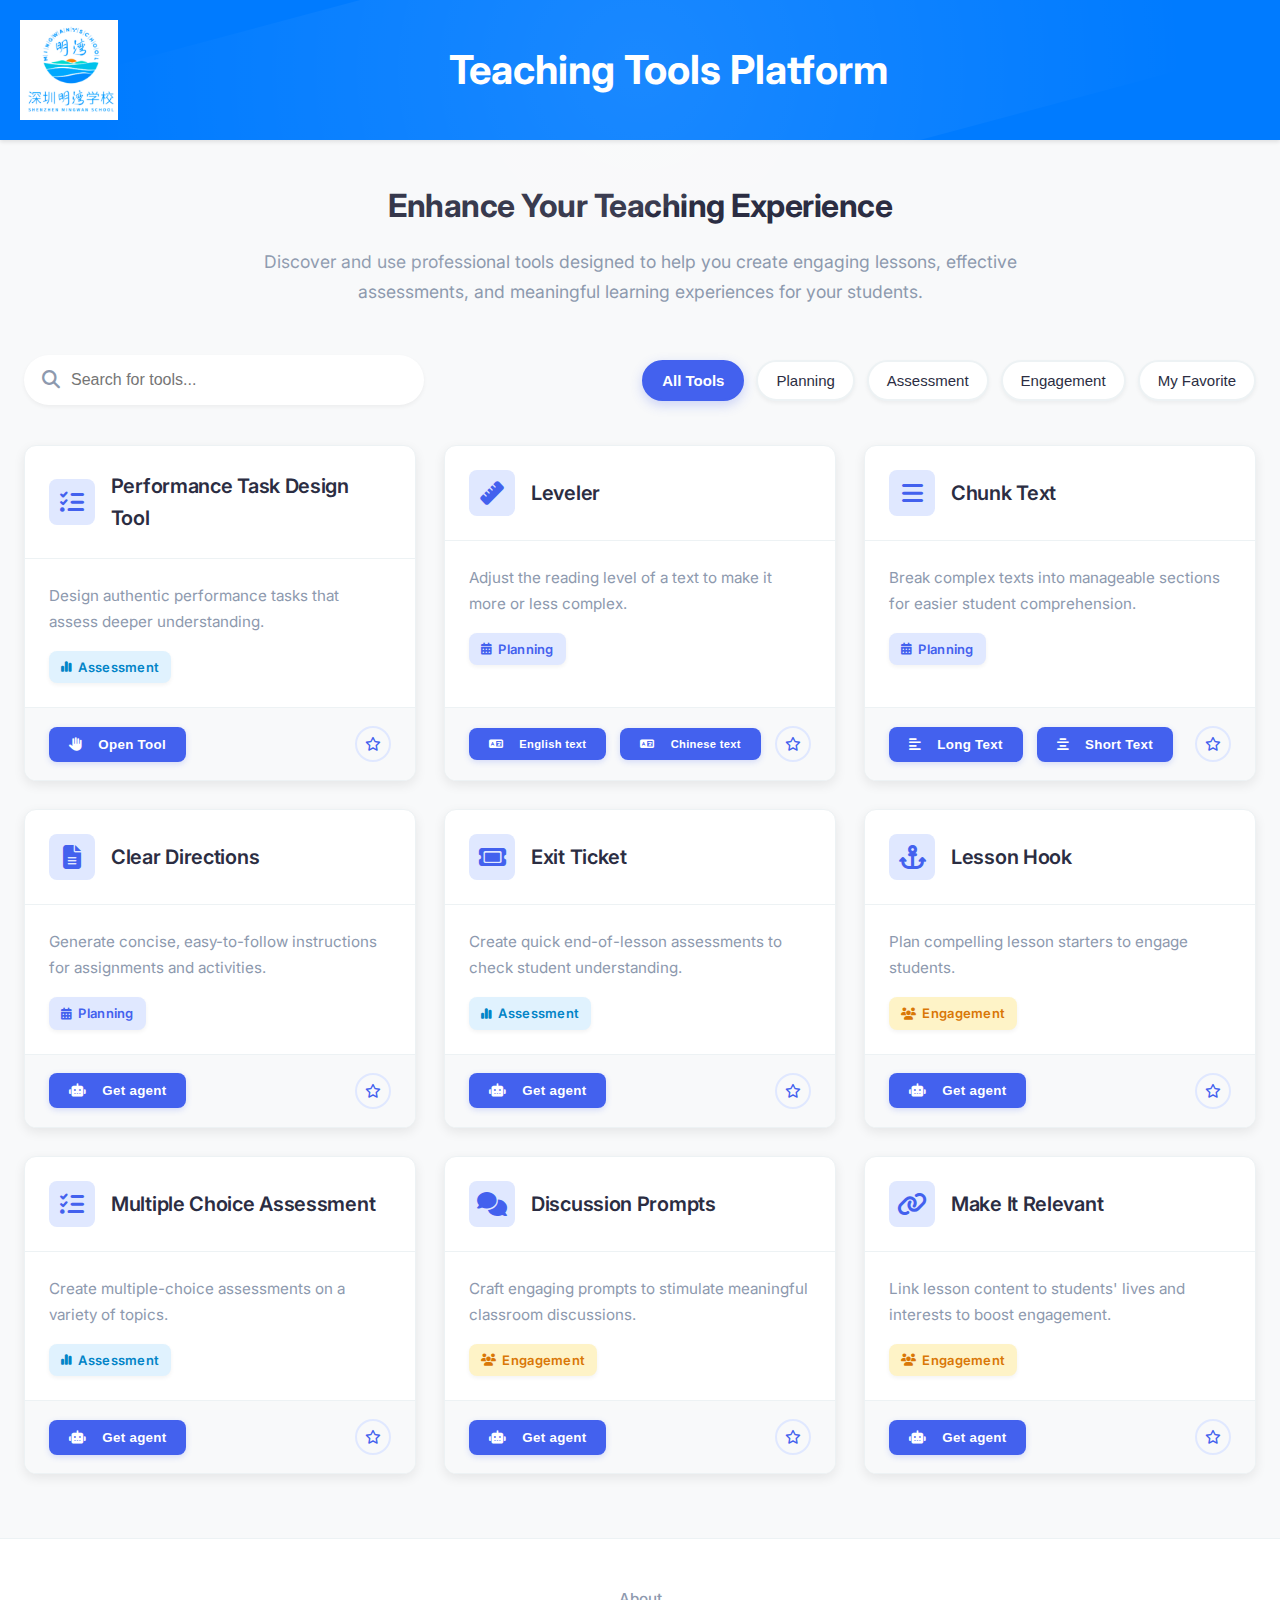
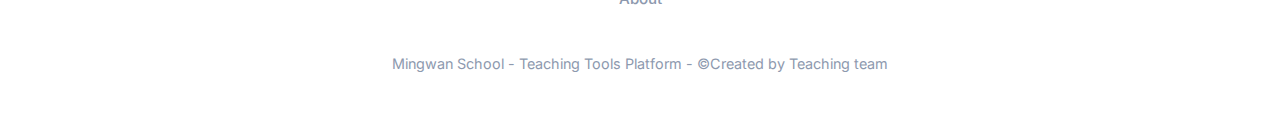
<file: index.html>
<!DOCTYPE html>
<html lang="en">
<head>
    <meta charset="UTF-8">
    <meta name="viewport" content="width=device-width, initial-scale=1.0">
    <title>Teaching Tools Platform</title>
    <link rel="stylesheet" href="https://cdnjs.cloudflare.com/ajax/libs/font-awesome/6.4.0/css/all.min.css">
    <link rel="preconnect" href="https://fonts.googleapis.com">
    <link rel="preconnect" href="https://fonts.gstatic.com" crossorigin>
    <link href="https://fonts.googleapis.com/css2?family=Inter:wght@300;400;500;600;700&display=swap" rel="stylesheet">
    <link rel="stylesheet" href="style.css">
<script src="https://lib.youware.com/youware-lib.1747145198.js" id="yourware-lib"></script></head>
<body>
        <header>
            <img src="logo.png" alt="School Logo" id="logo">
            <h1>Teaching Tools Platform</h1>
        </header>

    <main class="container">
        <section class="intro animate-fade-in">
            <h2>Enhance Your Teaching Experience</h2>
            <p>Discover and use professional tools designed to help you create engaging lessons, 
               effective assessments, and meaningful learning experiences for your students.</p>
        </section>

        <section class="search-filter animate-fade-in">
            <div class="search-box">
                <input type="text" id="searchInput" placeholder="Search for tools...">
                <i class="fa-solid fa-search"></i>
            </div>
            <div class="categories">
                <button class="category-btn active" data-category="all">All Tools</button>
                <button class="category-btn" data-category="planning">Planning</button>
                <button class="category-btn" data-category="assessment">Assessment</button>
                <button class="category-btn" data-category="engagement">Engagement</button>
                <button class="category-btn" data-category="my-list">My Favorite</button>
            </div>
        </section>

        <section class="tools-grid" id="toolsGrid">
            <!-- Tool cards will be dynamically inserted here -->
        </section>

        <!-- Empty state for no results -->
        <div class="empty-state" id="emptyState">
            <i class="fa-solid fa-search"></i>
            <h3>No tools found</h3>
            <p>We couldn't find any tools matching your search criteria.</p>
            <button class="btn-reset-search" id="btnResetSearch">Clear search</button>
        </div>
    </main>

    <footer>
        <div class="container">
            <div class="footer-content">
                <div class="footer-links">
                    <a href="#">About</a>
                </div>
                <p class="copyright">Mingwan School - Teaching Tools Platform - &copy;Created by Teaching team</p>
            </div>
        </div>
    </footer>

    <script>
        // Disable F12 key
        document.addEventListener('keydown', function (e) {
            if (e.key === 'F12' || (e.ctrlKey && e.shiftKey && e.key === 'I') || (e.ctrlKey && e.shiftKey && e.key === 'J') || (e.ctrlKey && e.key === 'U')) {
                e.preventDefault();
            }
        });

        // Disable right-click context menu
        document.addEventListener('contextmenu', function (e) {
            e.preventDefault();
        });
    </script>
    <script src="script.js"></script>
</body>
</html>
</file>
<file: style.css>
:root {
            --primary: #4361ee;
            --primary-dark: #3651d1;
            --primary-light: #e0e8ff;
            --secondary: #3a86ff;
            --accent: #ffbe0b;
            --danger: #ef233c;
            --dark: #2b2d42;
            --gray: #8d99ae;
            --light-gray: #edf2f4;
            --bg-light: #f8f9fa;
            --white: #ffffff;
            --shadow-sm: 0 2px 4px rgba(0,0,0,0.05);
            --shadow: 0 4px 12px rgba(0,0,0,0.08);
            --shadow-lg: 0 8px 24px rgba(0,0,0,0.12);
            --radius-sm: 8px;
            --radius: 12px;
            --radius-lg: 16px;
            --transition: all 0.3s cubic-bezier(0.25, 0.8, 0.25, 1);
        }

        * {
            margin: 0;
            padding: 0;
            box-sizing: border-box;
        }

        body {
            font-family: 'Inter', -apple-system, BlinkMacSystemFont, 'Segoe UI', Roboto, Arial, sans-serif;
            background-color: var(--bg-light);
            color: var(--dark);
            line-height: 1.6;
            overflow-x: hidden;
        }

header {
    background-color: #007bff;
    color: white;
    padding: 20px 0;
    /* text-align: center; Remove this to allow flexbox to control alignment */
    margin-bottom: 30px;
    box-shadow: 0 2px 4px rgba(0,0,0,0.1);
    display: flex; /* Use flexbox for layout */
    align-items: center; /* Vertically align items in the center */
    position: relative; /* For absolute positioning of the title if needed, or to ensure padding works as expected with flex */
}

        header::before {
            content: '';
            position: absolute;
            top: -50%;
            left: -10%;
            width: 120%;
            height: 200%;
            background: radial-gradient(circle, rgba(255,255,255,0.1) 0%, rgba(255,255,255,0) 70%);
            transform: rotate(-15deg);
        }

header h1 {
    margin: 0 auto; /* Auto margins will center the h1 within the flex container */
    font-size: 2.5em; /* Slightly larger title */
    /* display: inline-block; No longer needed with flex */
    /* vertical-align: middle; No longer needed with flex align-items */
    /* margin-left: 15px; No longer needed as h1 is centered independently */
    text-align: center; /* Ensure text itself is centered if h1 has width */
    position: relative; /* Allow fine-tuning of position */
    left: -30px; /* Move slightly to the left; adjust value as needed */
}

#logo {
    height: 100px; /* Make logo larger */
    /* vertical-align: middle; No longer needed with flex align-items */
    margin-left: 20px; /* Add some padding from the left edge */
}

        .container {
            width: 100%;
            max-width: 1280px;
            margin: 0 auto;
            padding: 0 24px;
        }

        .intro {
            max-width: 800px;
            margin: 2.5rem auto 3rem;
            text-align: center;
            padding: 0 20px;
        }

        .intro h2 {
            color: var(--dark);
            margin-bottom: 1rem;
            font-size: 2rem;
            font-weight: 700;
            letter-spacing: -0.5px;
        }

        .intro p {
            color: var(--gray);
            font-size: 1.1rem;
            line-height: 1.7;
        }

        .search-filter {
            display: flex;
            justify-content: space-between;
            align-items: center;
            margin: 2.5rem auto;
            flex-wrap: wrap;
            gap: 1.25rem;
        }

        .search-box {
            position: relative;
            flex: 1;
            min-width: 200px;
            max-width: 400px;
            transition: var(--transition);
        }

        .search-box input {
            width: 100%;
            padding: 14px 20px 14px 45px;
            border: 2px solid transparent;
            background-color: var(--white);
            border-radius: 50px;
            font-size: 16px;
            outline: none;
            transition: var(--transition);
            box-shadow: var(--shadow-sm);
        }

        .search-box input:hover {
            box-shadow: var(--shadow);
        }

        .search-box input:focus {
            border-color: var(--primary);
            box-shadow: 0 0 0 4px rgba(67, 97, 238, 0.15);
        }

        .search-box i {
            position: absolute;
            left: 18px;
            top: 50%;
            transform: translateY(-50%);
            color: var(--gray);
            font-size: 18px;
            transition: var(--transition);
        }

        .search-box input:focus + i {
            color: var(--primary);
        }

        .categories {
            display: flex;
            gap: 12px;
            flex-wrap: wrap;
        }

        .category-btn {
            background-color: var(--white);
            border: 2px solid var(--light-gray);
            color: var(--dark);
            padding: 10px 18px;
            border-radius: 50px;
            cursor: pointer;
            font-size: 15px;
            font-weight: 500;
            transition: var(--transition);
            box-shadow: var(--shadow-sm);
            overflow: hidden;
            position: relative;
        }

        .category-btn::after {
            content: '';
            position: absolute;
            width: 100%;
            height: 100%;
            top: 0;
            left: 0;
            background-color: var(--primary);
            opacity: 0;
            transition: var(--transition);
            z-index: -1;
            transform: scale(0.8);
            border-radius: inherit;
        }

        .category-btn:hover {
            transform: translateY(-2px);
            border-color: var(--primary-light);
            box-shadow: var(--shadow);
        }

        .category-btn.active {
            background-color: var(--primary);
            color: var(--white);
            border-color: var(--primary);
            box-shadow: 0 4px 12px rgba(67, 97, 238, 0.25);
            font-weight: 600;
        }

        .tools-grid {
            display: grid;
            grid-template-columns: repeat(auto-fill, minmax(300px, 1fr));
            gap: 28px;
            margin-bottom: 3.5rem;
            opacity: 1; /* Ensure grid is visible immediately */
        }

        .tool-card {
            background-color: var(--white);
            border-radius: var(--radius);
            overflow: hidden;
            box-shadow: var(--shadow);
            transition: var(--transition);
            display: flex;
            flex-direction: column;
            height: 100%;
            position: relative;
            border: 1px solid var(--light-gray);
            transform: translateY(0);
        }

        .tool-card:hover {
            transform: translateY(-5px);
            box-shadow: var(--shadow-lg);
            border-color: var(--primary-light);
        }

        .tool-card:before {
            content: '';
            position: absolute;
            top: 0;
            left: 0;
            width: 100%;
            height: 4px;
            background-color: var(--primary);
            opacity: 0;
            transition: opacity 0.3s ease;
        }

        .tool-card:hover:before {
            opacity: 1;
        }

        .tool-header {
            padding: 24px;
            display: flex;
            align-items: center;
            border-bottom: 1px solid var(--light-gray);
        }

        .tool-icon {
            width: 46px;
            height: 46px;
            display: flex;
            align-items: center;
            justify-content: center;
            background-color: var(--primary-light);
            color: var(--primary);
            border-radius: var(--radius-sm);
            margin-right: 16px;
            font-size: 1.5rem;
            transition: var(--transition);
        }

        .tool-card:hover .tool-icon {
            background-color: var(--primary);
            color: var(--white);
            transform: scale(1.05);
        }

        .tool-title {
            font-size: 1.25rem;
            font-weight: 600;
            color: var(--dark);
            letter-spacing: -0.3px;
        }

        .tool-content {
            padding: 24px;
            flex-grow: 1;
            display: flex;
            flex-direction: column;
            gap: 16px;
        }

        .tool-description {
            color: var(--gray);
            font-size: 0.95rem;
            line-height: 1.7;
        }

        .tool-footer {
            padding: 18px 24px;
            border-top: 1px solid var(--light-gray);
            display: flex;
            justify-content: flex-start;
            align-items: center;
            gap: 14px;
            font-size: 14px;
            transition: var(--transition);
            background-color: var(--bg-light);
        }

        .tool-btn {
            background-color: var(--primary);
            color: white;
            border: none;
            padding: 10px 20px;
            border-radius: var(--radius-sm);
            cursor: pointer;
            font-weight: 600;
            letter-spacing: 0.3px;
            transition: var(--transition);
            box-shadow: 0 2px 6px rgba(67, 97, 238, 0.2);
            display: flex;
            align-items: center;
            gap: 8px;
        }

        .tool-btn:hover {
            background-color: var(--primary-dark);
            transform: translateY(-2px);
            box-shadow: 0 4px 10px rgba(67, 97, 238, 0.3);
        }

        .tool-btn.secondary {
            background-color: #6c757d;
            color: white;
        }

        .tool-btn.secondary.english-text-btn,
        .tool-btn.secondary.chinese-text-btn {
            font-size: 0.8em; /* Adjust as needed */
        }

        .tool-btn.secondary:hover {
            background-color: #2d76e0;
        }

        .tool-btn i {
            margin-right: 8px;
        }

        .tool-btn.english-text-btn,
        .tool-btn.chinese-text-btn {
            font-size: 0.8em; /* Adjust as needed */
        }

        .add-to-list-btn {
            background: none;
            border: 2px solid var(--primary-light);
            color: var(--primary);
            font-size: 14px;
            width: 36px;
            height: 36px;
            border-radius: 50%;
            cursor: pointer;
            transition: var(--transition);
            display: flex;
            align-items: center;
            justify-content: center;
            margin-left: auto;
        }

        .add-to-list-btn:hover {
            background-color: var(--primary-light);
            transform: scale(1.1);
        }

        .add-to-list-btn.added {
            background-color: var(--primary);
            color: var(--white);
            border-color: var(--primary);
        }

        .badge {
            display: inline-flex;
            padding: 6px 12px;
            border-radius: var(--radius-sm);
            font-size: 13px;
            font-weight: 600;
            text-transform: capitalize;
            align-items: center;
            gap: 6px;
            letter-spacing: 0.3px;
            box-shadow: var(--shadow-sm);
            align-self: flex-start;
        }

        .badge i {
            font-size: 12px;
        }

        .badge-planning {
            background-color: var(--primary-light);
            color: var(--primary);
        }

        .badge-assessment {
            background-color: #e0f2fe;
            color: #0284c7;
        }

        .badge-engagement {
            background-color: #fef3c7;
            color: #d97706;
        }

        footer {
            background-color: var(--white);
            padding: 3rem 0;
            margin-top: 4rem;
            border-top: 1px solid var(--light-gray);
        }

        .footer-content {
            display: flex;
            flex-direction: column;
            align-items: center;
            gap: 1.5rem;
        }

        .footer-links {
            display: flex;
            gap: 2.5rem;
            margin-bottom: 1rem;
        }

        .footer-links a {
            color: var(--gray);
            text-decoration: none;
            transition: var(--transition);
            font-weight: 500;
            font-size: 0.95rem;
            position: relative;
        }

        .footer-links a::after {
            content: '';
            position: absolute;
            bottom: -4px;
            left: 0;
            width: 100%;
            height: 2px;
            background-color: var(--primary);
            transform: scaleX(0);
            transition: var(--transition);
            transform-origin: left;
        }

        .footer-links a:hover {
            color: var(--primary);
        }

        .footer-links a:hover::after {
            transform: scaleX(1);
        }

        .copyright {
            color: var(--gray);
            font-size: 0.9rem;
        }

        @media (max-width: 768px) {
            .search-filter {
                flex-direction: column;
                align-items: stretch;
            }

            .search-box {
                max-width: 100%;
            }

            .tools-grid {
                grid-template-columns: repeat(auto-fill, minmax(280px, 1fr));
                gap: 20px;
            }

            .intro h2 {
                font-size: 1.75rem;
            }

            .intro p {
                font-size: 1rem;
            }

            header {
                padding: 2.5rem 0;
            }

            header h1 {
                font-size: 2rem;
            }
        }

        @media (max-width: 480px) {
            .tools-grid {
                grid-template-columns: 1fr;
            }

            .tool-header {
                padding: 18px;
            }

            .tool-content {
                padding: 18px;
            }

            .tool-icon {
                width: 40px;
                height: 40px;
                font-size: 1.3rem;
            }

            .category-btn {
                padding: 8px 14px;
                font-size: 13px;
            }

            .footer-links {
                gap: 1.5rem;
                flex-wrap: wrap;
                justify-content: center;
            }
        }

        /* Accessibility improvements */
        .visually-hidden {
            position: absolute;
            width: 1px;
            height: 1px;
            margin: -1px;
            padding: 0;
            overflow: hidden;
            clip: rect(0, 0, 0, 0);
            border: 0;
        }

        /* Animation classes */
        @keyframes fadeIn {
            from { opacity: 0; transform: translateY(20px); }
            to { opacity: 1; transform: translateY(0); }
        }

        .animate-fade-in {
            animation: fadeIn 0.3s ease-out forwards;
        }

        .tool-card {
            opacity: 1; /* Changed from 0 to ensure cards are visible immediately */
        }

        /* Empty state */
        .empty-state {
            display: none;
            flex-direction: column;
            align-items: center;
            justify-content: center;
            padding: 3rem;
            text-align: center;
            background-color: var(--white);
            border-radius: var(--radius);
            box-shadow: var(--shadow);
            margin: 2rem auto;
            max-width: 600px;
        }

        .empty-state i {
            font-size: 4rem;
            color: var(--gray);
            margin-bottom: 1.5rem;
        }

        .empty-state h3 {
            font-size: 1.5rem;
            color: var(--dark);
            margin-bottom: 0.75rem;
        }

        .empty-state p {
            color: var(--gray);
            margin-bottom: 1.5rem;
        }

        .btn-reset-search {
            background-color: var(--primary);
            color: white;
            border: none;
            padding: 10px 20px;
            border-radius: var(--radius-sm);
            cursor: pointer;
            font-weight: 500;
            transition: var(--transition);
        }

        .btn-reset-search:hover {
            background-color: var(--primary-dark);
            transform: translateY(-2px);
        }
</file>
